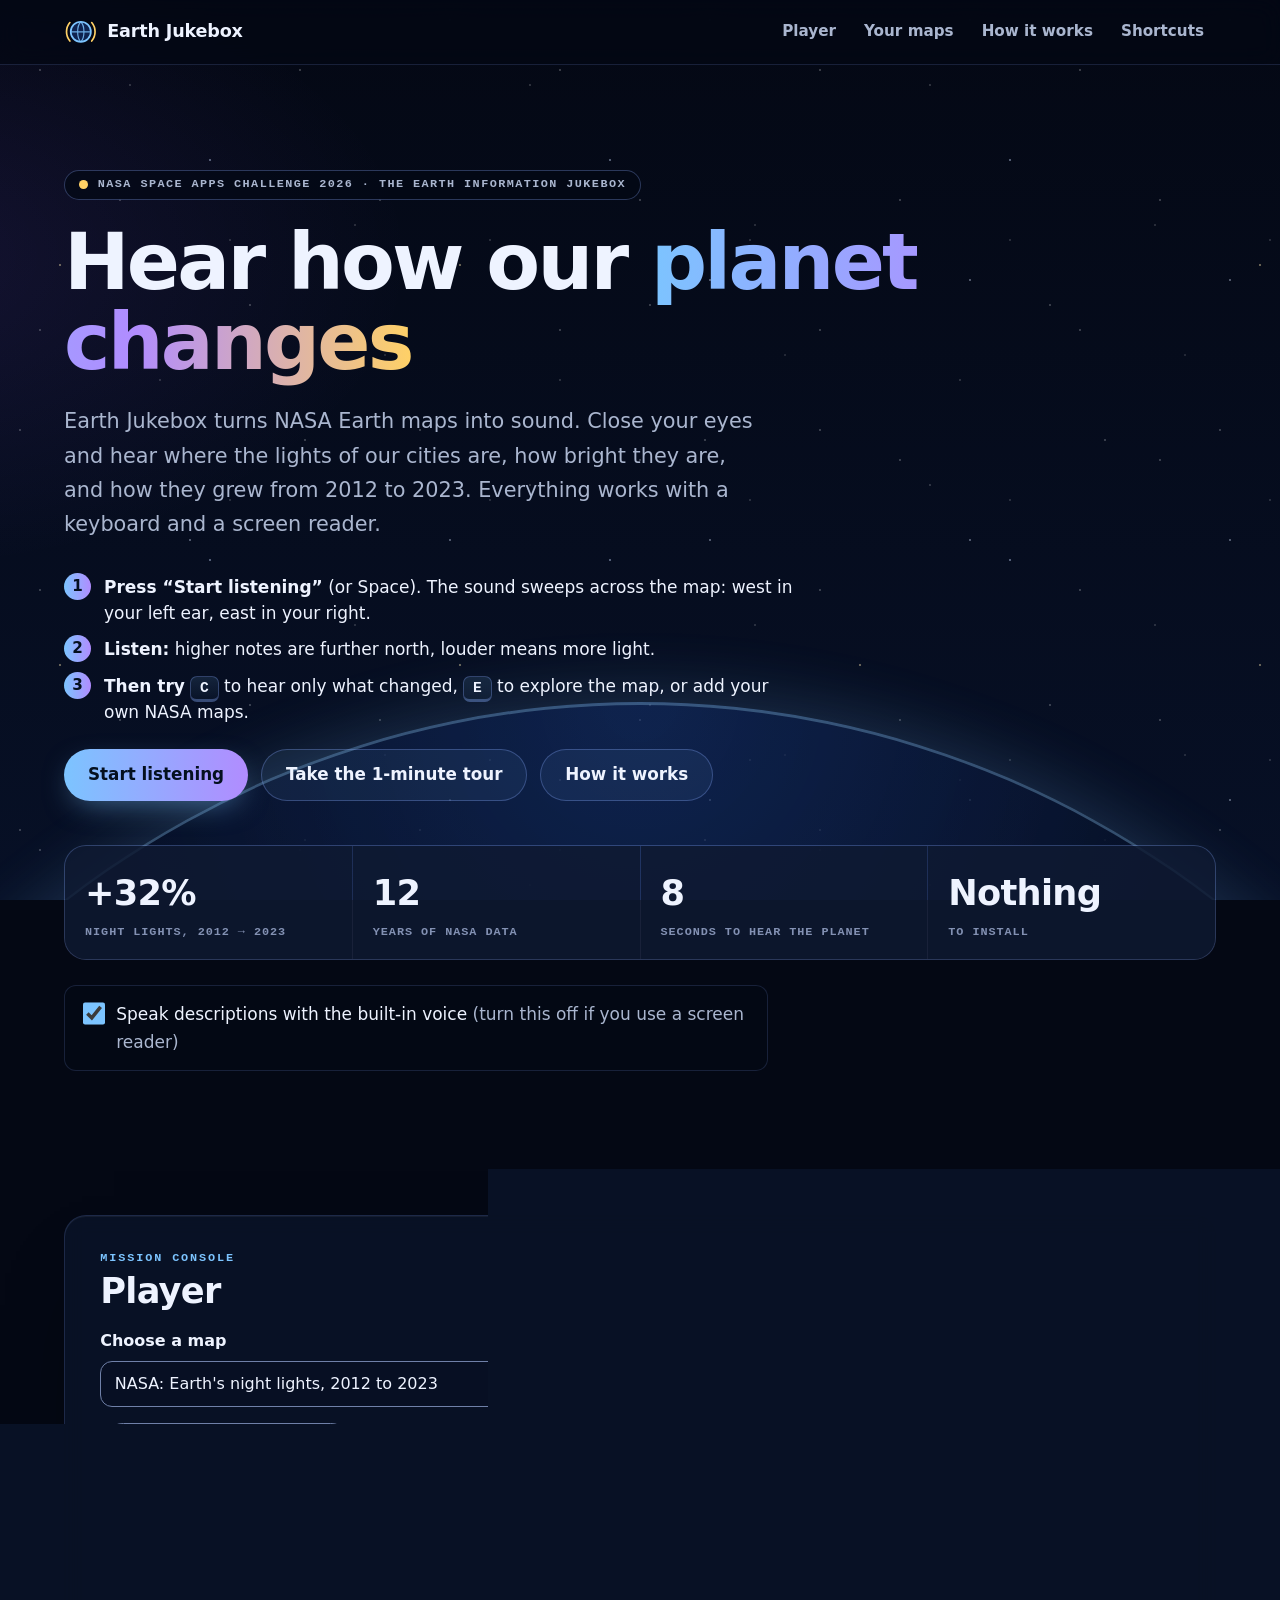
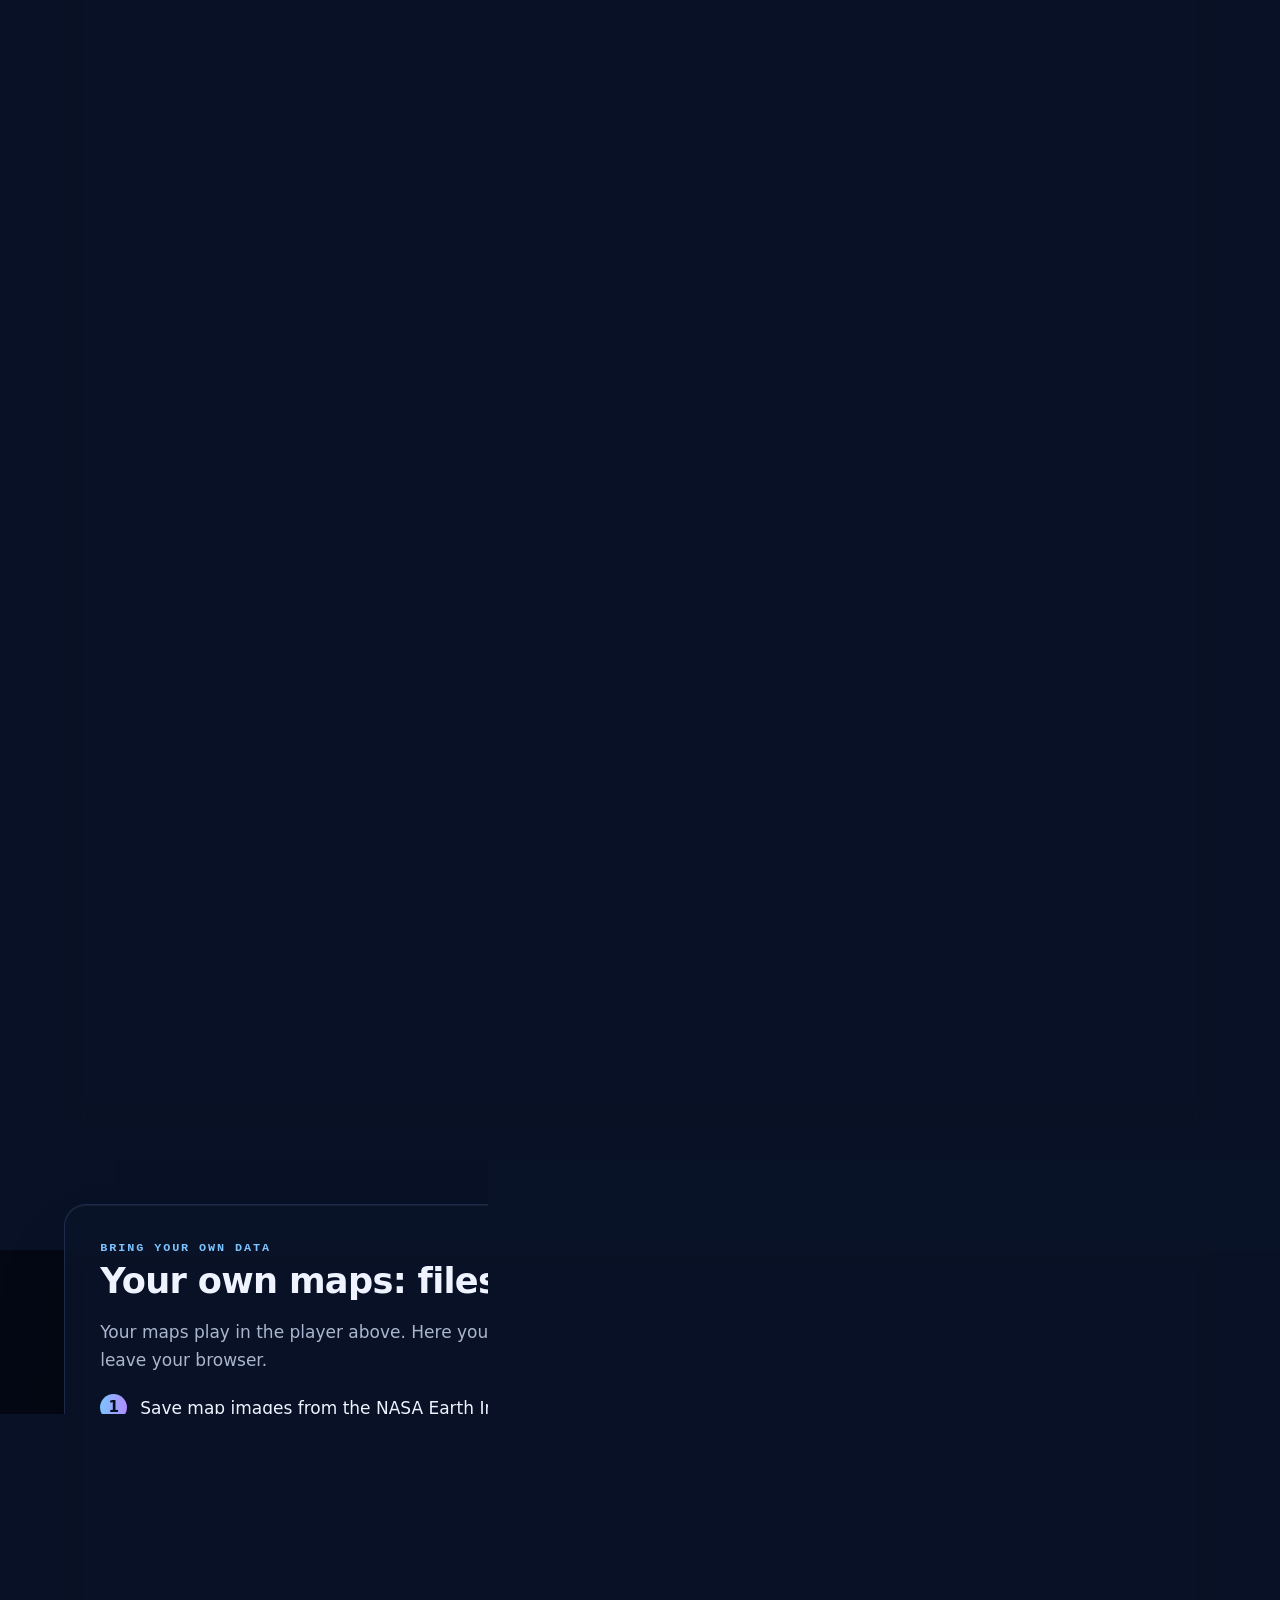
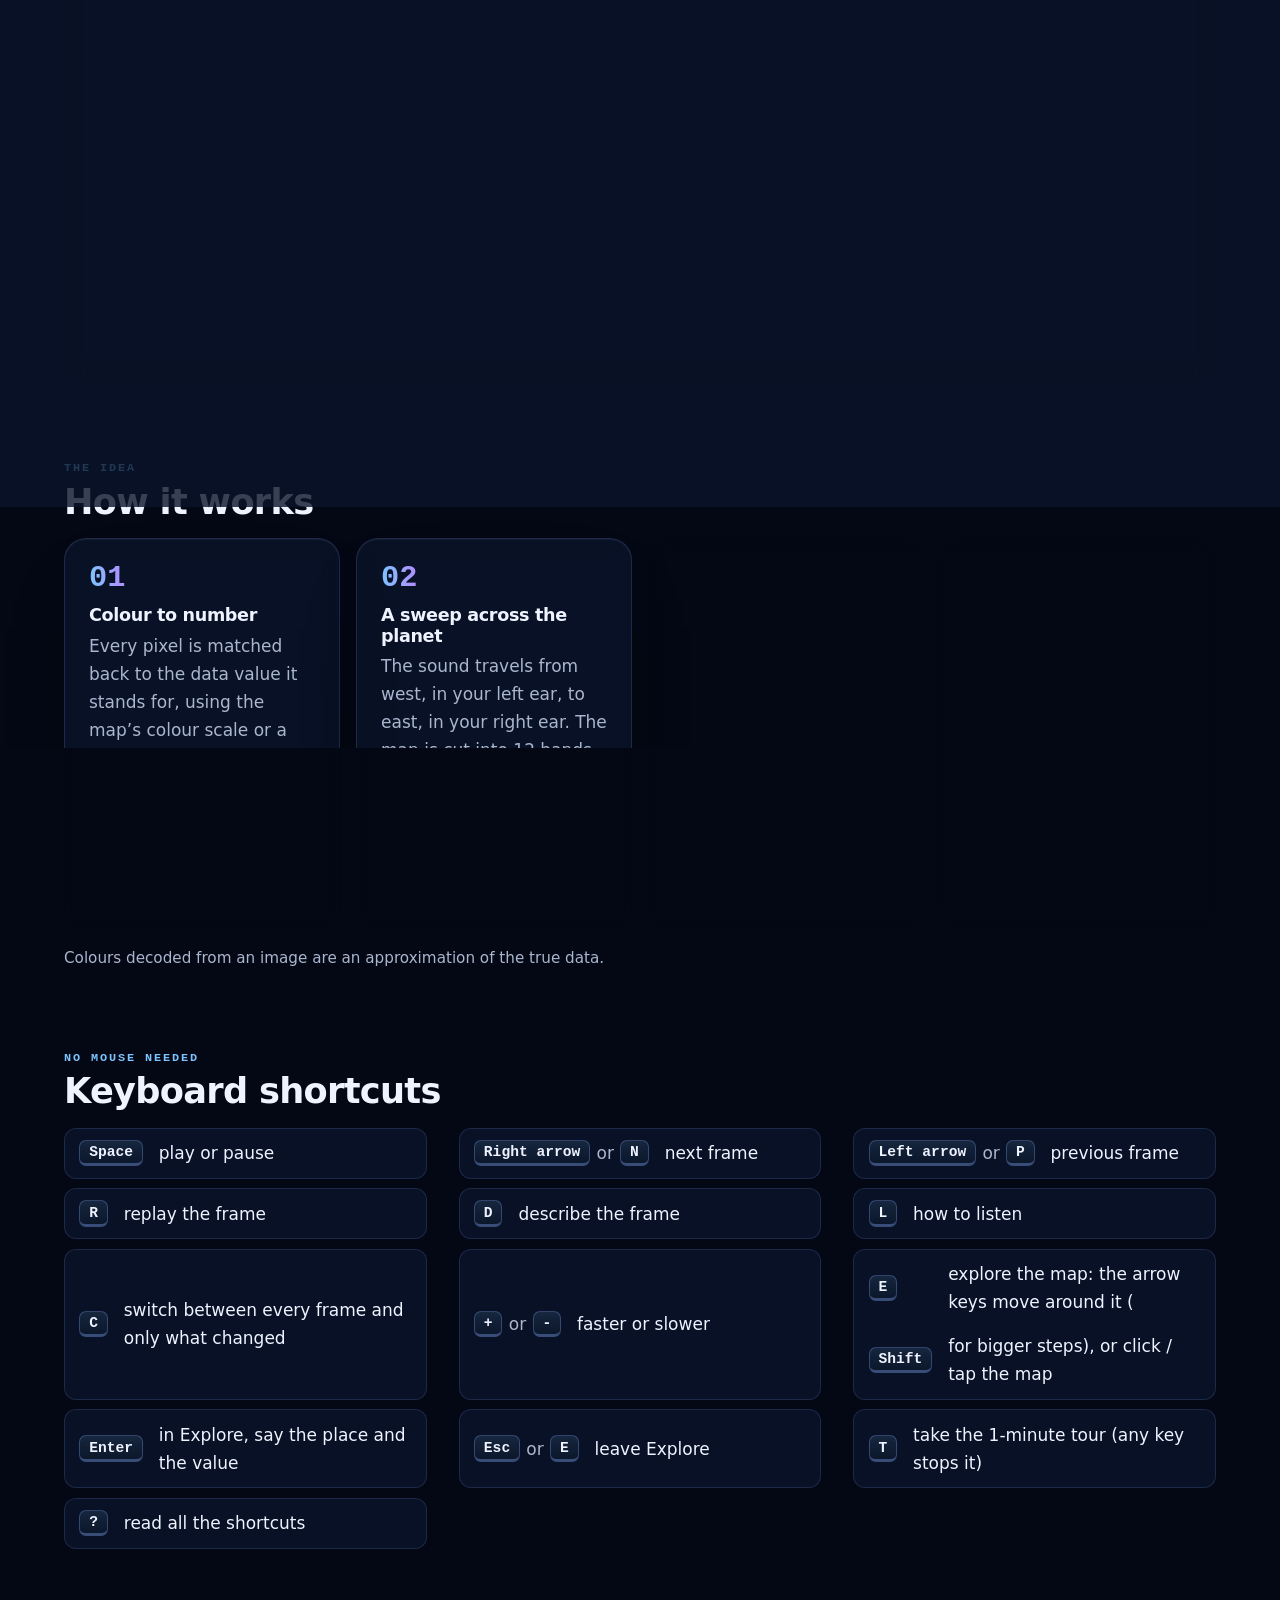
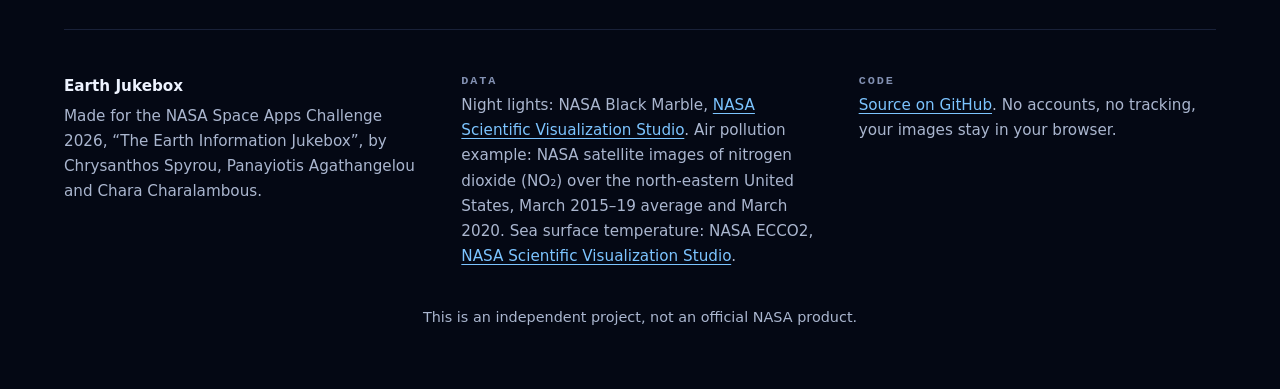
<file: index.html>
<!doctype html>
<html lang="en"><head><meta charset="utf-8">
<meta name="viewport" content="width=device-width, initial-scale=1, viewport-fit=cover">
<title>Earth Jukebox – hear how our planet changes</title>
<meta name="description" content="Earth Jukebox turns NASA Earth maps into sound, so blind and low-vision people can hear how our planet changes. Works with a keyboard and a screen reader.">
<meta name="theme-color" content="#040814">
<link rel="icon" href="data:image/svg+xml,%3Csvg xmlns='http://www.w3.org/2000/svg' viewBox='0 0 32 32'%3E%3Ccircle cx='16' cy='16' r='11' fill='%23102a5c' stroke='%237cc4ff' stroke-width='2'/%3E%3Cpath d='M5 16h22M16 5c4 4 4 18 0 22M16 5c-4 4-4 18 0 22' fill='none' stroke='%237cc4ff' stroke-width='1.5'/%3E%3Ccircle cx='16' cy='16' r='14.5' fill='none' stroke='%23ffd166' stroke-width='1' stroke-dasharray='3 3'/%3E%3C/svg%3E">
<!-- Chrysanthos: everything is local (no web fonts, no trackers), so it also works offline by double-clicking.
     The ?v= number makes browsers fetch the new file after a change (GitHub Pages lets them keep old copies for 10 minutes,
     and new HTML with an old CSS/JS breaks the page). Change the number in every place when you edit css, js or data. -->
<link rel="stylesheet" href="css/style.css?v=20261115-14">
</head><body>
<a class="skip" href="#player">Skip to the player</a>
<div class="sky" aria-hidden="true"></div>

<header class="topbar">
<div class="wrap topbar-in">
<a class="brand" href="#top" aria-label="Earth Jukebox, back to top">
<svg class="logo" viewBox="0 0 40 40" aria-hidden="true"><circle cx="20" cy="20" r="12" class="logo-globe"/><path d="M8 20h24M20 8c5 5 5 19 0 24M20 8c-5 5-5 19 0 24" class="logo-lines"/><path d="M3 20a17 17 0 0 1 4-11M37 20a17 17 0 0 0-4-11M3 20a17 17 0 0 0 4 11M37 20a17 17 0 0 1-4 11" class="logo-waves"/></svg>
<span>Earth Jukebox</span></a>
<nav aria-label="Sections"><a href="#player">Player</a><a href="#data">Your maps</a><a href="#how">How it works</a><a href="#keys">Shortcuts</a></nav>
</div>
</header>

<main id="top">
<section class="hero wrap" aria-labelledby="h1">
<p class="eyebrow"><span class="pulse" aria-hidden="true"></span>NASA Space Apps Challenge 2026 · The Earth Information Jukebox</p>
<h1 id="h1">Hear how our <span class="grad">planet changes</span></h1>
<p class="lead">Earth Jukebox turns NASA Earth maps into sound. Close your eyes and hear where the lights of our cities are, how bright they are, and how they grew from 2012 to 2023. Everything works with a keyboard and a screen reader.</p>
<!-- Chrysanthos: three steps for someone who has never seen the page (and for the judges) -->
<ol class="start" role="list" aria-label="Start here">
<li><strong>Press “Start listening”</strong> (or Space). The sound sweeps across the map: west in your left ear, east in your right.</li>
<li><strong>Listen:</strong> higher notes are further north, louder means more light.</li>
<li><strong>Then try</strong> <kbd>C</kbd> to hear only what changed, <kbd>E</kbd> to explore the map, or add your own NASA maps.</li>
</ol>
<div class="cta"><a id="startListen" class="btn btn-primary" href="#player">Start listening</a><!-- Chrysanthos: plays the whole demo by itself, with the voice explaining (also the T key) --><button id="tour" type="button" class="btn btn-ghost">Take the 1-minute tour</button><a class="btn btn-ghost" href="#how">How it works</a></div>
<dl class="stats">
<div><dt>Night lights, 2012 → 2023</dt><dd>+32%</dd></div>
<div><dt>Years of NASA data</dt><dd>12</dd></div>
<div><dt>Seconds to hear the planet</dt><dd>8</dd></div>
<div><dt>To install</dt><dd>Nothing</dd></div>
</dl>
<label class="check voice"><input type="checkbox" id="speech" checked> <span>Speak descriptions with the built-in voice <span class="m">(turn this off if you use a screen reader)</span></span></label>
<p id="speechStatus" class="speech-status" role="status" hidden></p>
</section>

<section id="player" class="wrap panel console" aria-labelledby="hp">
<div class="console-head">
<div><p class="kicker">Mission console</p><h2 id="hp">Player</h2></div>
<p class="telemetry" aria-hidden="true"><span id="tmMode">Every frame</span><span id="tmLon">Lon 180° W</span></p>
</div>
<!-- Chrysanthos: ready-made maps, so you can hear real NASA data without having to see the map to set it up -->
<div class="grid g2">
<!-- Chrysanthos: Chara's other six maps (data/presets.js) are left out of the menu for now, the team agreed: they are globes, a photo,
     a collage or colour categories, which the west-to-east sweep can't read. Sea surface temperature is a flat map with a scale, so it stays. -->
<label class="field">Choose a map <select id="preset"><option value="nightlights">NASA: Earth's night lights, 2012 to 2023</option><option value="example">NASA: air pollution over New York, before and during the 2020 lockdown</option><option value="sea-surface-temperature">NASA: Global sea surface temperature (ECCO2)</option><option value="upload" disabled>Your own images (use “Add your own maps”)</option></select></label>
<!-- Chrysanthos: "hear the change" mode, one sweep of last minus first frame. See mkChange() in js/app.js -->
<label class="field">Listen to <select id="view"><option value="frames">Every frame, one after another</option><option value="change">Only what changed, first to last frame</option></select></label>
</div>
<!-- Chrysanthos: your own maps start here, right next to the map, so you see the result straight away -->
<div class="row mine"><button id="addMaps" type="button" class="ico ico-up" aria-describedby="uploadStatus">Add your own maps</button><button id="removeMap" type="button" class="subtle" disabled aria-disabled="true">Remove my map</button><span id="uploadStatus" class="upload-status" role="alert" aria-live="assertive"></span></div>
<p id="intro" class="intro"></p>

<p id="status" class="status">Loading…</p>
<div class="stage">
<div class="viewport">
<span class="ax ax-n" aria-hidden="true">N · high pitch</span><span class="ax ax-s" aria-hidden="true">S · low pitch</span>
<span class="ax ax-w" aria-hidden="true">W · left ear</span><span class="ax ax-e" aria-hidden="true">E · right ear</span>
<div class="screen"><canvas id="cv" width="320" height="160" role="img" aria-label="Earth map frame"></canvas><span class="grat" aria-hidden="true"></span></div>
</div>
<!-- Chrysanthos: live meter of the 12 latitude bands (north at the top), only for people who can see it -->
<div class="meter" id="meter" aria-hidden="true"></div>
</div>
<div id="timeline" class="timeline" role="group" aria-label="Jump to a frame"></div>

<div class="transport" role="group" aria-label="Playback controls">
<button id="play" class="btn-play" data-state="paused">Play</button><button id="prev" class="ico ico-prev">Previous frame</button><button id="next" class="ico ico-next">Next frame</button><button id="replay" class="ico ico-replay">Replay frame</button><button id="desc" class="ico ico-desc">Describe frame</button><button id="stopSpeech" type="button">Stop the voice</button><button id="leg" class="ico ico-help">How to listen</button><!-- Chrysanthos: Explore mode on/off (same as the E key) --><button id="explore" type="button" class="ico ico-explore" aria-pressed="false">Explore the map</button></div>
<div class="row settings">
<label class="inline">Speed <select id="speed"><option value="14">Slow, 14 seconds per frame</option><option value="8" selected>Normal, 8 seconds per frame</option><option value="4">Fast, 4 seconds per frame</option></select></label>
<label class="check inline"><input type="checkbox" id="loop"> Loop</label>
<label class="inline">Volume <input type="range" id="vol" min="0" max="1" step="0.05" value="0.6"></label>
<!-- Chrysanthos: saves what Play would play as a WAV file (music and chimes, not the voice) -->
<button id="dl" type="button" class="ico ico-dl">Download sound</button></div>

<div class="readout">
<h3>Description of the current frame</h3>
<p id="dtxt">Press Describe frame to hear a summary.</p>
</div>
<div id="live" class="sr" role="status" aria-live="polite"></div>

<ul class="legend" aria-label="What the sounds mean">
<li><span class="lg lg-pan" aria-hidden="true"></span>Left ear west, right ear east</li>
<li><span class="lg lg-pitch" aria-hidden="true"></span>High pitch north, low pitch south</li>
<li><span class="lg lg-loud" aria-hidden="true"></span>Louder means more</li>
<li><span class="lg lg-up" aria-hidden="true"></span>Gold, clean tone: went up</li>
<li><span class="lg lg-down" aria-hidden="true"></span>Blue, low buzz: went down</li>
<li>West plays in the left ear, east plays in the right ear. Use headphones.</li>
</ul>
</section>

<section id="data" class="wrap panel" aria-labelledby="hd">
<p class="kicker">Bring your own data</p>
<h2 id="hd">Your own maps: files and settings</h2>
<!-- Chrysanthos: this section only sets up your images, they play in the player above. Said so first, the old title ("Listen to your own maps") made people look for a second player -->
<p class="m">Your maps play in the player above. Here you add the images and tell the app how to read their colours. Your images never leave your browser.</p>
<ol class="start" role="list" aria-label="How to add your own maps">
<li>Save map images from the NASA Earth Information Center, one per date, all with the same view. Name them so they sort in time order, for example <kbd>2015.png</kbd>, <kbd>2020.png</kbd>.</li>
<li>Add them with “Add your own maps” in the player, or with the file picker below.</li>
<li>Under “Colours and value range”, choose the map’s colour scale (or upload a picture of its colorbar) and type the lowest and highest values printed on it.</li>
</ol>
<!-- Chrysanthos: the "Use demo frames" button moved into "Choose a map" at the top -->
<label class="field">Add map frames (PNG, JPEG, or WebP) <input type="file" id="files" multiple accept="image/*"></label>
<!-- Panagiotis: list of uploaded frames, add more in batches or remove them -->
<div class="uploads" aria-live="polite">
<div class="uploads-head"><strong>Your images</strong> <button type="button" id="clearUploads" class="subtle">Clear all</button></div>
<p id="uploadHint" class="m hint">You can add more at any time, they are kept in order by file name.</p>
<ul id="uploadList" class="upload-list"></ul>
</div>
<!-- Chrysanthos: colours, range and map area only matter for your own images, so they are folded away until you add some (it opens by itself then) -->
<details id="mapSettings"><summary>Colours and value range</summary>
<div class="grid g2">
<label class="field">Colormap <select id="cmap"><option value="diverging">Blue, white, red (anomaly maps)</option><option value="viridis">Viridis</option><option value="inferno">Inferno</option><option value="plasma">Plasma</option><option value="jet">Rainbow (jet)</option><option value="gray">Brightness only (no colormap)</option><option value="custom" disabled>From your colorbar image</option></select></label>
<!-- Chrysanthos: most NASA maps use their own colour scale, so the built-in ones often don't match. Same idea as --colorbar in image_describer.py -->
<label class="field">Or upload the map’s colorbar <input type="file" id="cbar" accept="image/*"></label>
</div>
<!-- Panagiotis: colorbars printed inside the frames are found automatically -->
<p id="cmapDetect" class="detect-badge off">Colorbar status: waiting for images.</p>
<label class="check"><input type="checkbox" id="autoColorbar" checked> <span>Auto-detect colorbars embedded in map frames</span></label>
<p class="m hint">If the colorbar is printed along an edge of your images, the app finds it and uses it. If it sits inside the map, upload a picture of it above instead.</p>
<!-- Chrysanthos: hidden, it said the same as the colorbar status above (the code still fills it in) -->
<p id="autoColorbarStatus" class="m hint" hidden>Auto colorbar detection is idle.</p>
<div class="grid g3"><label class="field">Minimum value <input type="number" id="vmin" step="any"></label><label class="field">Maximum value <input type="number" id="vmax" step="any"></label><label class="field">Units <input type="text" id="units" size="14"></label></div>
<details><summary>Advanced: colour matching, trimming the edges, latitude and longitude</summary>
<div class="grid g4"><label class="field">Colour match tolerance <input type="number" id="tol" value="50" min="5" max="150"></label></div>
<!-- Chrysanthos: if the image has a title, colorbar or border around the map, those get read as data. Trim them off here -->
<p class="m hint">If your images have a title, a colorbar or a border around the map, trim it off so only the map itself is used.</p>
<div class="grid g4"><label class="field">Trim top % <input type="number" id="cropT" value="0" min="0" max="90"></label><label class="field">Trim bottom % <input type="number" id="cropB" value="0" min="0" max="90"></label><label class="field">Trim left % <input type="number" id="cropL" value="0" min="0" max="90"></label><label class="field">Trim right % <input type="number" id="cropR" value="0" min="0" max="90"></label></div>
<div class="grid g4"><label class="field">South latitude <input type="number" id="lat0" value="-90"></label><label class="field">North latitude <input type="number" id="lat1" value="90"></label><label class="field">West longitude <input type="number" id="lon0" value="-180"></label><label class="field">East longitude <input type="number" id="lon1" value="180"></label></div></details>
</details>
</section>

<section id="how" class="wrap" aria-labelledby="ha">
<p class="kicker">The idea</p>
<h2 id="ha">How it works</h2>
<ol class="steps">
<li class="panel"><span class="step-n" aria-hidden="true">01</span><h3>Colour to number</h3><p>Every pixel is matched back to the data value it stands for, using the map’s colour scale or a picture of its colorbar. For maps without one, like night lights, brightness is the value.</p></li>
<li class="panel"><span class="step-n" aria-hidden="true">02</span><h3>A sweep across the planet</h3><p>The sound travels from west, in your left ear, to east, in your right ear. The map is cut into 12 bands of latitude on a pentatonic scale: north is high, south is low, and a higher value is louder. Silence means nothing there.</p></li>
<li class="panel"><span class="step-n" aria-hidden="true">03</span><h3>Change over time</h3><p>Years play in order on the same loudness scale, so change stays audible. A rising chime between frames means the average went up and a falling one means it went down.</p></li>
<li class="panel"><span class="step-n" aria-hidden="true">04</span><h3>Hear only the change</h3><p>“Only what changed” (or the C key) plays the last frame minus the first in one sweep: a bright, clean tone where it went up, a low buzz where it went down. The voice then names the places that changed the most.</p></li>
</ol>
<p class="m note">Colours decoded from an image are an approximation of the true data.</p>
</section>


<section id="keys" class="wrap" aria-labelledby="hk">
<p class="kicker">No mouse needed</p>
<h2 id="hk">Keyboard shortcuts</h2>
<ul class="keys">
<li><span class="k"><kbd>Space</kbd></span> play or pause</li>
<li><span class="k"><kbd>Right arrow</kbd> or <kbd>N</kbd></span> next frame</li>
<li><span class="k"><kbd>Left arrow</kbd> or <kbd>P</kbd></span> previous frame</li>
<li><span class="k"><kbd>R</kbd></span> replay the frame</li>
<li><span class="k"><kbd>D</kbd></span> describe the frame</li>
<li><span class="k"><kbd>L</kbd></span> how to listen</li>
<li><span class="k"><kbd>C</kbd></span> switch between every frame and only what changed</li>
<li><span class="k"><kbd>+</kbd> or <kbd>-</kbd></span> faster or slower</li>
<li><span class="k"><kbd>E</kbd></span> explore the map: the arrow keys move around it (<kbd>Shift</kbd> for bigger steps), or click / tap the map</li>
<li><span class="k"><kbd>Enter</kbd></span> in Explore, say the place and the value</li>
<li><span class="k"><kbd>Esc</kbd> or <kbd>E</kbd></span> leave Explore</li>
<li><span class="k"><kbd>T</kbd></span> take the 1-minute tour (any key stops it)</li>
<li><span class="k"><kbd>?</kbd></span> read all the shortcuts</li></ul>
</section>
</main>

<footer class="wrap footer">
<div class="foot-grid">
<div><p class="brand-foot">Earth Jukebox</p><p class="m">Made for the NASA Space Apps Challenge 2026, “The Earth Information Jukebox”, by Chrysanthos Spyrou, Panayiotis Agathangelou and Chara Charalambous.</p></div>
<div><p class="foot-h">Data</p><p class="m">Night lights: NASA Black Marble, <a href="https://svs.gsfc.nasa.gov/5276/">NASA Scientific Visualization Studio</a>. Air pollution example: NASA satellite images of nitrogen dioxide (NO₂) over the north-eastern United States, March 2015–19 average and March 2020. Sea surface temperature: NASA ECCO2, <a href="https://svs.gsfc.nasa.gov/3912/">NASA Scientific Visualization Studio</a>.</p></div>
<div><p class="foot-h">Code</p><p class="m"><a href="https://github.com/Panagiotis676/nasa-app-hackathon">Source on GitHub</a>. No accounts, no tracking, your images stay in your browser.</p></div>
</div>
<p class="m disclaimer">This is an independent project, not an official NASA product.</p>
</footer>
<!-- Chrysanthos: preset data, built by tools/build_nightlights.py. If it's missing the page falls back to the demo -->
<script src="data/nightlights.js?v=20261115-14"></script>
<script src="data/descriptions.js?v=20261115-14"></script>
<script src="data/presets.js?v=20261115-14"></script>
<script id="appJs" src="js/app.js?v=20261115-14"></script></body></html>
</file>
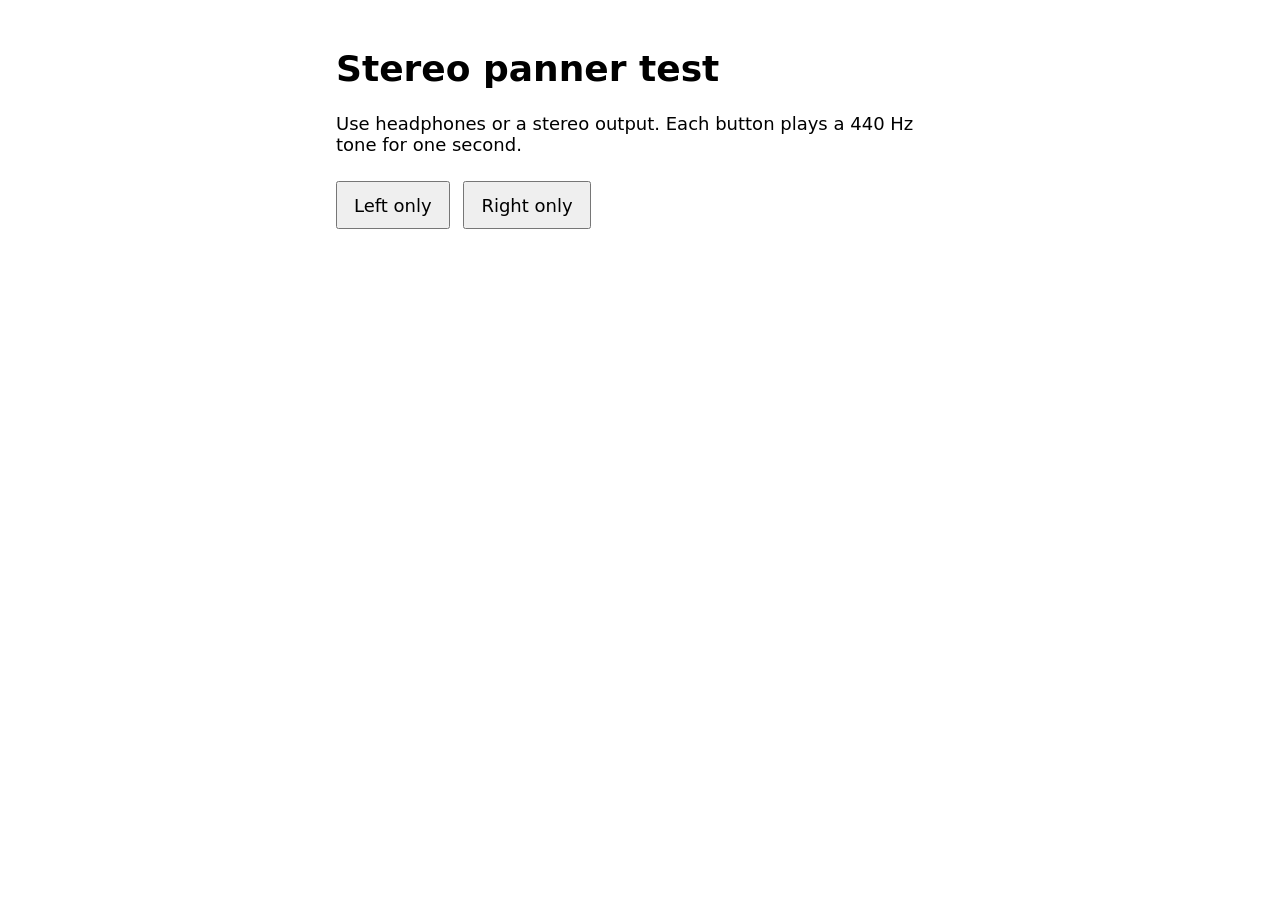
<file: panner-test.html>
<!doctype html>
<html lang="en">
<head>
<meta charset="utf-8">
<meta name="viewport" content="width=device-width, initial-scale=1">
<title>Earth Jukebox stereo panner test</title>
<style>
body{font:18px system-ui,sans-serif;max-width:38rem;margin:3rem auto;padding:0 1rem}
button{font:inherit;min-height:48px;margin:.5rem .5rem .5rem 0;padding:.6rem 1rem}
</style>
</head>
<body>
<h1>Stereo panner test</h1>
<p>Use headphones or a stereo output. Each button plays a 440 Hz tone for one second.</p>
<button id="left" type="button">Left only</button>
<button id="right" type="button">Right only</button>
<p id="status" role="status"></p>
<script>
let audioContext;

async function playInEar(channel, label) {
  audioContext ||= new (window.AudioContext || window.webkitAudioContext)();
  await audioContext.resume();
  const oscillator = audioContext.createOscillator();
  const gain = audioContext.createGain();
  const merger = audioContext.createChannelMerger(2);
  const now = audioContext.currentTime;
  oscillator.frequency.value = 440;
  gain.gain.setValueAtTime(.2, now);
  gain.gain.exponentialRampToValueAtTime(.001, now + 1);
  oscillator.connect(gain);
  gain.connect(merger, 0, channel);
  merger.connect(audioContext.destination);
  oscillator.start(now);
  oscillator.stop(now + 1);
  document.querySelector('#status').textContent = label + ' tone is playing.';
}

document.querySelector('#left').addEventListener('click', () => playInEar(0, 'Left'));
document.querySelector('#right').addEventListener('click', () => playInEar(1, 'Right'));
</script>
</body>
</html>
</file>
<file: css/style.css>
/* Earth Jukebox: space / mission-control look.
   Chrysanthos: redesigned for the presentation. One dark "night side of the Earth" theme (the team chose dark only).
   Kept on purpose for low-vision users: big click targets, a thick
   gold focus ring, high-contrast text, and no animation when the computer is set to "reduce motion".
   All colours are the variables right below. */
:root{
  --bg:#040814;--bg2:#071026;
  --panel:rgba(11,20,42,.8);--sunken:rgba(4,9,22,.72);
  --fg:#eef3ff;--mut:#aab6cf;--dim:#8391b3;
  --line:rgba(140,170,255,.16);--line-2:rgba(140,170,255,.3);
  --field:#070f23;--field-bd:#6f80a8;--btn:rgba(124,196,255,.07);--btn-hover:rgba(124,196,255,.16);
  --acc:#7cc4ff;--acc-2:#b18cff;--on-acc:#04101f;--gold:#ffd166;--up:#ffc94d;--down:#5f9dff;
  --focus:#ffd34d;--screen:#000;
  --shadow:0 40px 90px -50px rgba(0,0,0,.9),inset 0 1px 0 rgba(255,255,255,.05);
  --r:22px;--r-sm:12px;--mono:ui-monospace,"SF Mono",SFMono-Regular,Menlo,Consolas,monospace;
  color-scheme:dark;
}

*,*::before,*::after{box-sizing:border-box}
html{scroll-behavior:smooth;scroll-padding-top:5.5rem}
body{margin:0;min-height:100vh;color:var(--fg);font:1.0625rem/1.65 system-ui,-apple-system,"Segoe UI",Roboto,sans-serif;-webkit-font-smoothing:antialiased;
  background:radial-gradient(1100px 600px at 85% -10%,rgba(80,120,255,.16),transparent 60%),radial-gradient(900px 520px at -10% 5%,rgba(150,90,255,.11),transparent 60%),linear-gradient(180deg,var(--bg),var(--bg2)) fixed;
  background-color:var(--bg);padding-bottom:env(safe-area-inset-bottom,0px)}
.wrap{width:min(100% - 2rem,72rem);margin-inline:auto}
h1,h2,h3{line-height:1.15;margin:0;letter-spacing:-.02em}
h2{font-size:clamp(1.6rem,3.4vw,2.2rem);margin-bottom:1rem}
h3{font-size:1.1rem}
p{margin:.6rem 0}
a{color:var(--acc);text-underline-offset:3px}
.m{color:var(--mut)}
.hint{font-size:.98rem}
.kicker{margin:0 0 .4rem;font:700 .74rem/1.2 var(--mono);letter-spacing:.16em;text-transform:uppercase;color:var(--acc)}
.sr{position:absolute;width:1px;height:1px;padding:0;margin:-1px;overflow:hidden;clip:rect(0,0,0,0);white-space:nowrap;border:0}
.skip{position:absolute;left:1rem;top:-4rem;z-index:50;padding:.7rem 1.1rem;border-radius:10px;background:var(--focus);color:#111;font-weight:800;text-decoration:none}
.skip:focus{top:1rem}
:focus-visible{outline:3px solid var(--focus);outline-offset:3px}
/* Chrysanthos: sections get focus when a link inside the page takes you there, no ring around the whole section */
[tabindex="-1"]:focus{outline:none}

/* stars + the glow of the Earth's atmosphere at the bottom of the screen */
.sky{position:fixed;inset:0;z-index:-1;pointer-events:none;overflow:hidden;
  background-image:radial-gradient(1px 1px at 20px 30px,#fff,transparent),radial-gradient(1px 1px at 130px 85px,rgba(255,255,255,.8),transparent),
  radial-gradient(1.6px 1.6px at 210px 160px,#cfe0ff,transparent),radial-gradient(1px 1px at 305px 40px,#fff,transparent),
  radial-gradient(1px 1px at 355px 225px,rgba(255,255,255,.7),transparent),radial-gradient(1.6px 1.6px at 60px 265px,#ffe9b0,transparent),
  radial-gradient(1px 1px at 250px 305px,#fff,transparent),radial-gradient(1px 1px at 385px 355px,rgba(255,255,255,.6),transparent),
  radial-gradient(1px 1px at 160px 380px,rgba(255,255,255,.75),transparent);
  background-size:400px 400px;opacity:.7}
.sky::before{content:"";position:absolute;inset:0;background-image:radial-gradient(1px 1px at 40px 70px,#fff,transparent),radial-gradient(1.4px 1.4px at 190px 20px,#dce8ff,transparent),
  radial-gradient(1px 1px at 120px 200px,#fff,transparent),radial-gradient(1px 1px at 230px 240px,rgba(255,255,255,.7),transparent);background-size:260px 260px;animation:twinkle 6s ease-in-out infinite alternate}
.sky::after{content:"";position:absolute;left:-25%;right:-25%;top:78vh;height:110vh;border-radius:50% 50% 0 0/100% 100% 0 0;
  background:radial-gradient(ellipse at 50% 0%,rgba(30,70,150,.55),rgba(6,14,34,.95) 45%,var(--bg2) 75%);
  box-shadow:0 -6px 70px rgba(124,196,255,.28),inset 0 3px 0 rgba(150,210,255,.45)}
@keyframes twinkle{from{opacity:.2}to{opacity:.85}}

/* top bar */
.topbar{position:sticky;top:0;z-index:20;border-bottom:1px solid var(--line);background:rgba(4,8,20,.72);backdrop-filter:blur(12px);-webkit-backdrop-filter:blur(12px);padding-top:env(safe-area-inset-top,0px)}
.topbar-in{display:flex;align-items:center;gap:1rem;min-height:4rem}
.brand{display:inline-flex;align-items:center;gap:.6rem;color:var(--fg);text-decoration:none;font-weight:800;font-size:1.1rem;letter-spacing:-.01em}
.logo{width:2.1rem;height:2.1rem;flex:none}
.logo-globe{fill:#0f2350;stroke:var(--acc);stroke-width:2}
.logo-lines{fill:none;stroke:var(--acc);stroke-width:1.4;opacity:.85}
.logo-waves{fill:none;stroke:var(--gold);stroke-width:2;stroke-linecap:round}
.topbar nav{display:flex;gap:.25rem;margin-left:auto}
.topbar nav a{color:var(--mut);text-decoration:none;font-weight:600;font-size:.95rem;padding:.5rem .75rem;border-radius:999px}
.topbar nav a:hover{color:var(--fg);background:var(--btn)}

/* hero */
.hero{padding:clamp(3rem,9vw,6.5rem) 0 clamp(2.5rem,6vw,4rem)}
.eyebrow{display:inline-flex;align-items:center;gap:.6rem;margin:0 0 1.4rem;padding:.4rem .9rem;border:1px solid var(--line-2);border-radius:999px;background:var(--sunken);
  font:700 .74rem/1.3 var(--mono);letter-spacing:.12em;text-transform:uppercase;color:var(--mut)}
.pulse{width:.55rem;height:.55rem;border-radius:50%;background:var(--gold);box-shadow:0 0 0 0 rgba(255,209,102,.6);animation:pulse 2.2s infinite;flex:none}
@keyframes pulse{70%{box-shadow:0 0 0 .55rem rgba(255,209,102,0)}100%{box-shadow:0 0 0 0 rgba(255,209,102,0)}}
.hero h1{font-size:clamp(2.6rem,7.5vw,4.9rem);line-height:1.02;letter-spacing:-.035em;font-weight:850;max-width:16ch}
.grad{background:linear-gradient(90deg,var(--acc),var(--acc-2) 55%,var(--gold));-webkit-background-clip:text;background-clip:text;color:transparent}
.lead{font-size:clamp(1.1rem,2vw,1.3rem);color:var(--mut);max-width:44rem;margin:1.4rem 0 2rem}
.cta{display:flex;flex-wrap:wrap;gap:.8rem}
.btn{display:inline-flex;align-items:center;justify-content:center;min-height:3.2rem;padding:.6rem 1.5rem;border-radius:999px;font-weight:800;text-decoration:none;font-size:1.05rem}
.btn-primary{background:linear-gradient(90deg,var(--acc),var(--acc-2));color:var(--on-acc);box-shadow:0 10px 30px -10px rgba(124,196,255,.55)}
.btn-ghost{border:1.5px solid var(--line-2);color:var(--fg);background:var(--btn)}
.btn-ghost:hover{background:var(--btn-hover)}
.stats{display:grid;grid-template-columns:repeat(4,minmax(0,1fr));gap:1px;margin:2.8rem 0 0;border:1px solid var(--line);border-radius:var(--r);overflow:hidden;background:var(--line)}
.stats div{display:flex;flex-direction:column-reverse;gap:.2rem;padding:1.1rem 1.25rem;background:var(--panel)}
.stats dt{font:600 .74rem/1.35 var(--mono);letter-spacing:.08em;text-transform:uppercase;color:var(--dim)}
.stats dd{margin:0;font-size:clamp(1.6rem,3.5vw,2.2rem);font-weight:850;letter-spacing:-.02em}
.voice{margin-top:1.6rem;padding:.85rem 1.1rem;border:1px solid var(--line);border-radius:var(--r-sm);background:var(--sunken);max-width:44rem}
.speech-status{max-width:44rem;margin:.7rem 0 0;padding:.7rem 1rem;border:1px solid var(--gold);border-radius:var(--r-sm);color:var(--gold);background:var(--sunken);font-weight:700}

/* panels */
main>section{margin-bottom:clamp(3rem,7vw,5rem)}
.panel{background:var(--panel);border:1px solid var(--line);border-radius:var(--r);box-shadow:var(--shadow);backdrop-filter:blur(10px);-webkit-backdrop-filter:blur(10px)}
.console,#data{padding:clamp(1.1rem,3.2vw,2.2rem)}

/* player */
.console-head{display:flex;flex-wrap:wrap;justify-content:space-between;align-items:flex-end;gap:.75rem;margin-bottom:.4rem}
.console-head h2{margin:0}
.telemetry{display:flex;flex-wrap:wrap;gap:.5rem;margin:0;font:700 .76rem/1 var(--mono);letter-spacing:.1em;text-transform:uppercase}
.telemetry span{padding:.5rem .7rem;border:1px solid var(--line-2);border-radius:999px;background:var(--sunken);color:var(--mut)}
#tmLon{color:var(--gold);min-width:9.5ch;text-align:center}
.intro{color:var(--mut);max-width:62rem}
.status{margin:1.4rem 0 .9rem;font-size:clamp(1.3rem,2.6vw,1.7rem);font-weight:850;letter-spacing:-.015em}
.stage{display:grid;grid-template-columns:minmax(0,1fr) 5rem;gap:1rem;align-items:stretch}
.viewport{position:relative;padding:1.5rem 1.7rem}
.ax{position:absolute;font:700 .66rem/1 var(--mono);letter-spacing:.12em;text-transform:uppercase;color:var(--dim);white-space:nowrap}
.ax-n{top:.35rem;left:50%;transform:translateX(-50%)}
.ax-s{bottom:.35rem;left:50%;transform:translateX(-50%)}
.ax-w{left:.35rem;top:50%;transform:translate(-50%,-50%) rotate(-90deg) translateY(.15rem);transform-origin:center;left:.75rem}
.ax-e{right:.75rem;top:50%;transform:translate(50%,-50%) rotate(90deg) translateY(.15rem)}
.screen{position:relative;border:1px solid var(--line-2);border-radius:14px;background:var(--screen);overflow:hidden;box-shadow:0 0 0 1px rgba(0,0,0,.5),0 0 60px -10px rgba(124,196,255,.22)}
canvas{display:block;width:100%;height:auto}
.grat{position:absolute;inset:0;pointer-events:none;
  background-image:linear-gradient(to bottom,transparent calc(50% - .5px),rgba(255,209,102,.28) calc(50% - .5px),rgba(255,209,102,.28) calc(50% + .5px),transparent calc(50% + .5px)),
  linear-gradient(to right,rgba(124,196,255,.09) 1px,transparent 1px),linear-gradient(to bottom,rgba(124,196,255,.09) 1px,transparent 1px);
  background-size:100% 100%,calc(100% / 12) 100%,100% calc(100% / 6)}
.meter{display:grid;grid-template-rows:repeat(12,minmax(0,1fr));gap:3px;padding:1.5rem 0}
.meter i{position:relative;border-radius:4px;background:rgba(124,196,255,.07);overflow:hidden}
.meter i::before,.meter i::after{content:"";position:absolute;top:0;bottom:0;transition:width .08s linear}
.meter i::before{left:0;width:calc(var(--u,0) * 100%);background:linear-gradient(90deg,rgba(255,201,77,.35),var(--up));box-shadow:0 0 12px rgba(255,201,77,.5)}
.meter i::after{right:0;width:calc(var(--d,0) * 100%);background:linear-gradient(270deg,rgba(95,157,255,.35),var(--down))}
.timeline{display:flex;flex-wrap:wrap;gap:.4rem;margin:.9rem 0 0}
/* Chrysanthos: 44 px tall, the size a finger needs on a phone (they were 40) */
.timeline button{min-height:2.75rem;min-width:3.6rem;padding:.3rem .65rem;border-radius:10px;font:700 .85rem/1 var(--mono);letter-spacing:.04em}
.timeline button[aria-current="true"]{background:linear-gradient(90deg,var(--acc),var(--acc-2));color:var(--on-acc);border-color:transparent}

/* buttons and form controls: one look for all of them */
button,select,input{font:inherit;color:var(--fg)}
button{min-height:2.9rem;padding:.5rem 1.15rem;border:1.5px solid var(--field-bd);border-radius:999px;background:var(--btn);font-weight:650;cursor:pointer;transition:background-color .15s,filter .15s,transform .05s}
button:hover{background:var(--btn-hover)}
button:active{transform:translateY(1px)}
button:disabled{opacity:.5;cursor:not-allowed}
button.subtle{min-height:2.75rem;padding:.3rem .9rem;font-size:.92rem;font-weight:600}
.transport{display:flex;flex-wrap:wrap;gap:.6rem;align-items:center;margin-top:1.2rem}
.btn-play{display:inline-flex;align-items:center;justify-content:center;gap:.6rem;min-width:10rem;min-height:3.6rem;font-size:1.2rem;font-weight:850;border:0;
  background:linear-gradient(90deg,var(--acc),var(--acc-2));color:var(--on-acc);box-shadow:0 12px 34px -12px rgba(124,196,255,.6)}
.btn-play:hover{background:linear-gradient(90deg,var(--acc),var(--acc-2));filter:brightness(1.08)}
.ico{display:inline-flex;align-items:center;gap:.5rem}
.btn-play::before,.ico::before{content:"";flex:none;width:1.05em;height:1.05em;background:currentColor;-webkit-mask:var(--i) center/contain no-repeat;mask:var(--i) center/contain no-repeat}
.btn-play::before{--i:url("data:image/svg+xml,%3Csvg xmlns='http://www.w3.org/2000/svg' viewBox='0 0 24 24'%3E%3Cpath d='M7 4v16l13-8z'/%3E%3C/svg%3E")}
.btn-play[data-state="playing"]::before{--i:url("data:image/svg+xml,%3Csvg xmlns='http://www.w3.org/2000/svg' viewBox='0 0 24 24'%3E%3Cpath d='M6 4h4v16H6zM14 4h4v16h-4z'/%3E%3C/svg%3E")}
.ico-prev{--i:url("data:image/svg+xml,%3Csvg xmlns='http://www.w3.org/2000/svg' viewBox='0 0 24 24'%3E%3Cpath d='M6 5h2v14H6zM20 5v14L9 12z'/%3E%3C/svg%3E")}
.ico-next{--i:url("data:image/svg+xml,%3Csvg xmlns='http://www.w3.org/2000/svg' viewBox='0 0 24 24'%3E%3Cpath d='M16 5h2v14h-2zM4 5v14l11-7z'/%3E%3C/svg%3E")}
.ico-replay{--i:url("data:image/svg+xml,%3Csvg xmlns='http://www.w3.org/2000/svg' viewBox='0 0 24 24'%3E%3Cpath d='M12 5V1L6.5 6 12 11V7a5 5 0 1 1-5 5H5a7 7 0 1 0 7-7z'/%3E%3C/svg%3E")}
.ico-desc{--i:url("data:image/svg+xml,%3Csvg xmlns='http://www.w3.org/2000/svg' viewBox='0 0 24 24'%3E%3Cpath d='M3 4h18v12H9l-6 5z'/%3E%3C/svg%3E")}
.ico-dl{--i:url("data:image/svg+xml,%3Csvg xmlns='http://www.w3.org/2000/svg' viewBox='0 0 24 24'%3E%3Cpath d='M11 3h2v9.2l3.3-3.3 1.4 1.4L12 16 6.3 10.3l1.4-1.4 3.3 3.3zM5 18h14v2H5z'/%3E%3C/svg%3E")}
#dl{margin-left:auto}
/* Chrysanthos: Explore button (crosshair icon), lit up while Explore is on; crosshair mouse pointer and no page scroll when dragging on the map */
.ico-explore{--i:url("data:image/svg+xml,%3Csvg xmlns='http://www.w3.org/2000/svg' viewBox='0 0 24 24'%3E%3Cpath d='M11 1h2v4.1A7 7 0 0 1 18.9 11H23v2h-4.1A7 7 0 0 1 13 18.9V23h-2v-4.1A7 7 0 0 1 5.1 13H1v-2h4.1A7 7 0 0 1 11 5.1zm1 6a5 5 0 1 0 0 10 5 5 0 0 0 0-10zm0 3a2 2 0 1 1 0 4 2 2 0 0 1 0-4z'/%3E%3C/svg%3E")}
button[aria-pressed="true"]{background:linear-gradient(90deg,var(--acc),var(--acc-2));color:var(--on-acc);border-color:transparent}
#cv.exploring{cursor:crosshair;touch-action:none}
/* Chrysanthos: "Add your own maps" (upload arrow) and the three "Start here" steps in the hero */
.ico-up{--i:url("data:image/svg+xml,%3Csvg xmlns='http://www.w3.org/2000/svg' viewBox='0 0 24 24'%3E%3Cpath d='M11 16V6.8L7.7 10.1 6.3 8.7 12 3l5.7 5.7-1.4 1.4L13 6.8V16zM5 18h14v2H5z'/%3E%3C/svg%3E")}
.mine{gap:.6rem;margin:.9rem 0 0}
.upload-status{color:var(--fg);font-size:.95rem;font-weight:700}
.upload-status:not(:empty){padding:.55rem .75rem;border:2px solid var(--gold);border-radius:8px;background:var(--sunken)}
.start{list-style:none;counter-reset:s;margin:1.3rem 0 1.5rem;padding:0;display:grid;gap:.6rem;max-width:46rem}
.start li{counter-increment:s;position:relative;padding-left:2.5rem;line-height:1.55;min-height:1.7rem}
.start li::before{content:counter(s);position:absolute;left:0;top:-.05rem;display:grid;place-items:center;width:1.7rem;height:1.7rem;border-radius:50%;background:linear-gradient(90deg,var(--acc),var(--acc-2));color:var(--on-acc);font-weight:850;font-size:.95rem}
.ico-help{--i:url("data:image/svg+xml,%3Csvg xmlns='http://www.w3.org/2000/svg' viewBox='0 0 24 24'%3E%3Cpath d='M12 2a10 10 0 1 0 0 20 10 10 0 0 0 0-20zm1 16h-2v-2h2zm2-7.5-.9.9c-.7.7-1.1 1.3-1.1 2.6h-2v-.5c0-1.1.4-2.1 1.2-2.8l1.2-1.3A1.8 1.8 0 0 0 14 8a2 2 0 0 0-4 0H8a4 4 0 0 1 8 0c0 .9-.4 1.8-1 2.5z'/%3E%3C/svg%3E")}
.field{display:flex;flex-direction:column;gap:.4rem;font-weight:650;font-size:1rem}
section>.field{margin:1rem 0}
.field :is(input,select){font-weight:400}
select,input[type=number],input[type=text]{width:100%;min-height:2.9rem;padding:.5rem .85rem;border:1.5px solid var(--field-bd);border-radius:var(--r-sm);background-color:var(--field)}
select{appearance:none;-webkit-appearance:none;padding-right:2.6rem;cursor:pointer;
  background-image:url("data:image/svg+xml,%3Csvg xmlns='http://www.w3.org/2000/svg' viewBox='0 0 16 16'%3E%3Cpath d='M4 6l4 4 4-4' fill='none' stroke='%238793a8' stroke-width='2' stroke-linecap='round' stroke-linejoin='round'/%3E%3C/svg%3E");
  background-repeat:no-repeat;background-position:right .9rem center;background-size:1rem}
/* Chrysanthos: our own look for the open dropdown list too. "appearance: base-select" keeps the real <select>
   (so screen readers and the keyboard work exactly the same) and only lets us style it. Browsers that don't
   support it yet simply show their normal menu. */
@supports (appearance:base-select){
  select,select::picker(select){appearance:base-select}
  select{display:flex;align-items:center}
  select::picker-icon{display:none} /* we already draw our own chevron */
  select::picker(select){margin-top:.35rem;padding:.4rem;border:1px solid var(--line-2);border-radius:14px;background:#0b1430;color:var(--fg);
    box-shadow:0 24px 60px -18px rgba(0,0,0,.85),0 0 0 1px rgba(0,0,0,.4);min-width:anchor-size(width)}
  select option{display:flex;align-items:center;gap:.6rem;padding:.65rem .85rem;border-radius:10px;font-weight:500;cursor:pointer}
  select option::checkmark{order:1;margin-left:auto;color:var(--gold);font-weight:800}
  select option:hover,select option:focus-visible{background:rgba(124,196,255,.14);outline:none}
  select option:checked{background:linear-gradient(90deg,rgba(124,196,255,.24),rgba(177,140,255,.18));font-weight:700}
  select option:disabled{opacity:.45;cursor:not-allowed}
}
input[type=file]{width:100%;min-height:2.9rem;padding:.35rem;border:2px dashed var(--field-bd);border-radius:var(--r-sm);background:var(--sunken);color:var(--mut);font-size:1rem;font-weight:400;cursor:pointer}
input[type=file]::file-selector-button{font:inherit;font-weight:650;margin-right:1rem;padding:.35rem 1.1rem;border:1.5px solid var(--field-bd);border-radius:999px;background:var(--btn);color:var(--fg);cursor:pointer}
input[type=file]:hover::file-selector-button{background:var(--btn-hover)}
input[type=checkbox]{width:1.4rem;height:1.4rem;margin:.15rem 0 0;flex:none;accent-color:var(--acc)}
input[type=range]{width:12rem;max-width:100%;height:2.75rem;accent-color:var(--acc)}
.row{display:flex;flex-wrap:wrap;gap:.75rem 1.5rem;align-items:center;margin:1rem 0}
.settings{margin-top:1.3rem;padding-top:1.2rem;border-top:1px solid var(--line)}
.inline{display:inline-flex;flex-wrap:wrap;gap:.6rem;align-items:center;max-width:100%;font-weight:650}
.inline select{width:auto;max-width:100%}
.check{display:flex;gap:.7rem;align-items:flex-start;cursor:pointer}
/* Chrysanthos: a one-line checkbox (Loop) gets a 44 px tall label so it is easy to hit with a finger */
.check.inline{min-height:2.75rem;align-items:center}
.grid{display:grid;gap:1rem;grid-template-columns:1fr;align-items:start;margin:1rem 0}
.g4{grid-template-columns:repeat(2,minmax(0,1fr))}
@media (min-width:40rem){.g2{grid-template-columns:repeat(2,minmax(0,1fr))}.g3{grid-template-columns:repeat(3,minmax(0,1fr))}.g4{grid-template-columns:repeat(4,minmax(0,1fr))}}

/* what the voice says + the sound legend */
.readout{margin-top:1.4rem}
.readout h3{margin:0 0 .6rem;font:700 .76rem/1.2 var(--mono);letter-spacing:.14em;text-transform:uppercase;color:var(--dim)}
#dtxt{margin:0;min-height:3.2rem;padding:1.05rem 1.2rem;border:1px solid var(--line);border-left:4px solid var(--acc);border-radius:var(--r-sm);background:var(--sunken);font-size:1.05rem}
.legend{list-style:none;display:flex;flex-wrap:wrap;gap:.5rem;margin:1.2rem 0 0;padding:0}
.legend li{display:inline-flex;align-items:center;gap:.55rem;padding:.4rem .8rem;border:1px solid var(--line);border-radius:999px;background:var(--sunken);font-size:.92rem;color:var(--mut)}
.lg{flex:none;display:inline-block;border-radius:999px}
.lg-pan{width:1.4rem;height:.4rem;background:linear-gradient(90deg,var(--acc),var(--acc-2))}
.lg-pitch{width:.4rem;height:1.1rem;background:linear-gradient(180deg,var(--acc-2),var(--acc))}
.lg-loud{width:1.2rem;height:.75rem;border-radius:2px;background:linear-gradient(90deg,transparent 0 20%,var(--fg) 20% 33%,transparent 33% 46%,var(--fg) 46% 59%,transparent 59% 72%,var(--fg) 72% 85%,transparent 85%);clip-path:polygon(0 100%,100% 0,100% 100%)}
.lg-up{width:.75rem;height:.75rem;background:var(--up);box-shadow:0 0 10px var(--up)}
.lg-down{width:.75rem;height:.75rem;background:var(--down);box-shadow:0 0 10px var(--down)}

/* how it works */
.steps{list-style:none;margin:0;padding:0;display:grid;gap:1rem;grid-template-columns:repeat(auto-fit,minmax(min(100%,15.5rem),1fr))}
.steps li{padding:1.5rem}
.steps h3{margin:.7rem 0 .4rem}
.steps p{margin:0;color:var(--mut)}
.step-n{font:800 1.9rem/1 var(--mono);background:linear-gradient(90deg,var(--acc),var(--acc-2));-webkit-background-clip:text;background-clip:text;color:transparent}
.note{margin-top:1rem;font-size:.95rem}

/* your own maps (upload list and colorbar badge by Panagiotis) */
.uploads{margin:.75rem 0 1.25rem;padding:1rem;border:1px solid var(--line);border-radius:var(--r-sm);background:var(--sunken)}
.uploads-head{display:flex;flex-wrap:wrap;gap:.5rem .75rem;justify-content:space-between;align-items:center}
.upload-list{list-style:none;margin:.6rem 0 0;padding:0;display:grid;gap:.5rem;max-height:14rem;overflow:auto}
.upload-list li{display:flex;gap:.75rem;justify-content:space-between;align-items:center;padding:.45rem .6rem;border:1px solid var(--line);border-radius:10px;background:var(--panel)}
.upload-list .name{overflow:hidden;text-overflow:ellipsis;white-space:nowrap;max-width:75%}
.upload-list .empty{justify-content:flex-start;color:var(--mut);font-style:italic}
#autoColorbarStatus{margin-top:.4rem}
.detect-badge{margin:.2rem 0 .8rem;padding:.6rem .85rem;border:1px solid var(--line);border-radius:10px;background:var(--sunken);font-weight:650}
.detect-badge.off{color:var(--mut)}
.detect-badge.auto{border-color:#38a169;background:rgba(56,161,105,.12)}
.detect-badge.manual{border-color:#4f8ff7;background:rgba(79,143,247,.12)}
details{margin-top:1.5rem;padding:0 1.1rem;border:1px solid var(--line);border-radius:var(--r-sm);background:var(--sunken)}
details[open]{padding-bottom:.5rem}
summary{display:flex;align-items:center;gap:.8rem;min-height:3.2rem;font-weight:700;cursor:pointer;list-style:none}
summary::-webkit-details-marker{display:none}
summary::before{content:"";flex:none;width:.55rem;height:.55rem;border-right:2.5px solid currentColor;border-bottom:2.5px solid currentColor;transform:rotate(-45deg);transition:transform .15s}
details[open] summary::before{transform:rotate(45deg)}

/* keyboard shortcuts */
.keys{list-style:none;margin:0;padding:0;display:grid;gap:.6rem 2rem;grid-template-columns:repeat(auto-fit,minmax(min(100%,22rem),1fr))}
.keys li{display:grid;grid-template-columns:max-content 1fr;gap:1rem;align-items:center;padding:.65rem .9rem;border:1px solid var(--line);border-radius:var(--r-sm);background:var(--panel)}
.keys .k{display:flex;flex-wrap:wrap;gap:.4rem;align-items:center;color:var(--mut)}
kbd{font:700 .86em var(--mono);padding:.2rem .55rem;border:1px solid var(--line-2);border-bottom-width:3px;border-radius:7px;background:linear-gradient(180deg,rgba(124,196,255,.12),rgba(124,196,255,.03));color:var(--fg)}

/* footer */
.footer{padding:2.5rem 0 3rem;border-top:1px solid var(--line)}
.foot-grid{display:grid;gap:1.5rem 2.5rem;grid-template-columns:repeat(auto-fit,minmax(min(100%,15rem),1fr))}
.foot-grid p{margin:.3rem 0;font-size:.95rem}
.brand-foot{font-weight:850;font-size:1.15rem}
.foot-h{font:700 .74rem/1.2 var(--mono)!important;letter-spacing:.16em;text-transform:uppercase;color:var(--dim)}
.disclaimer{margin-top:2rem;font-size:.9rem;text-align:center}

/* small screens */
@media (max-width:52rem){.topbar nav{display:none}}
@media (max-width:40rem){
  .stats{grid-template-columns:repeat(2,minmax(0,1fr))}
  .stage{grid-template-columns:minmax(0,1fr)}.meter{display:none}
  .viewport{padding:1.3rem 1.2rem}.ax{font-size:.58rem}.ax-w{left:.6rem}.ax-e{right:.6rem}
  .transport button{flex:1 1 calc(50% - .6rem)}.transport .btn-play{flex-basis:100%}
}
@media (prefers-reduced-motion:reduce){html{scroll-behavior:auto}*,*::before,*::after{animation:none!important;transition:none!important}}
</file>
